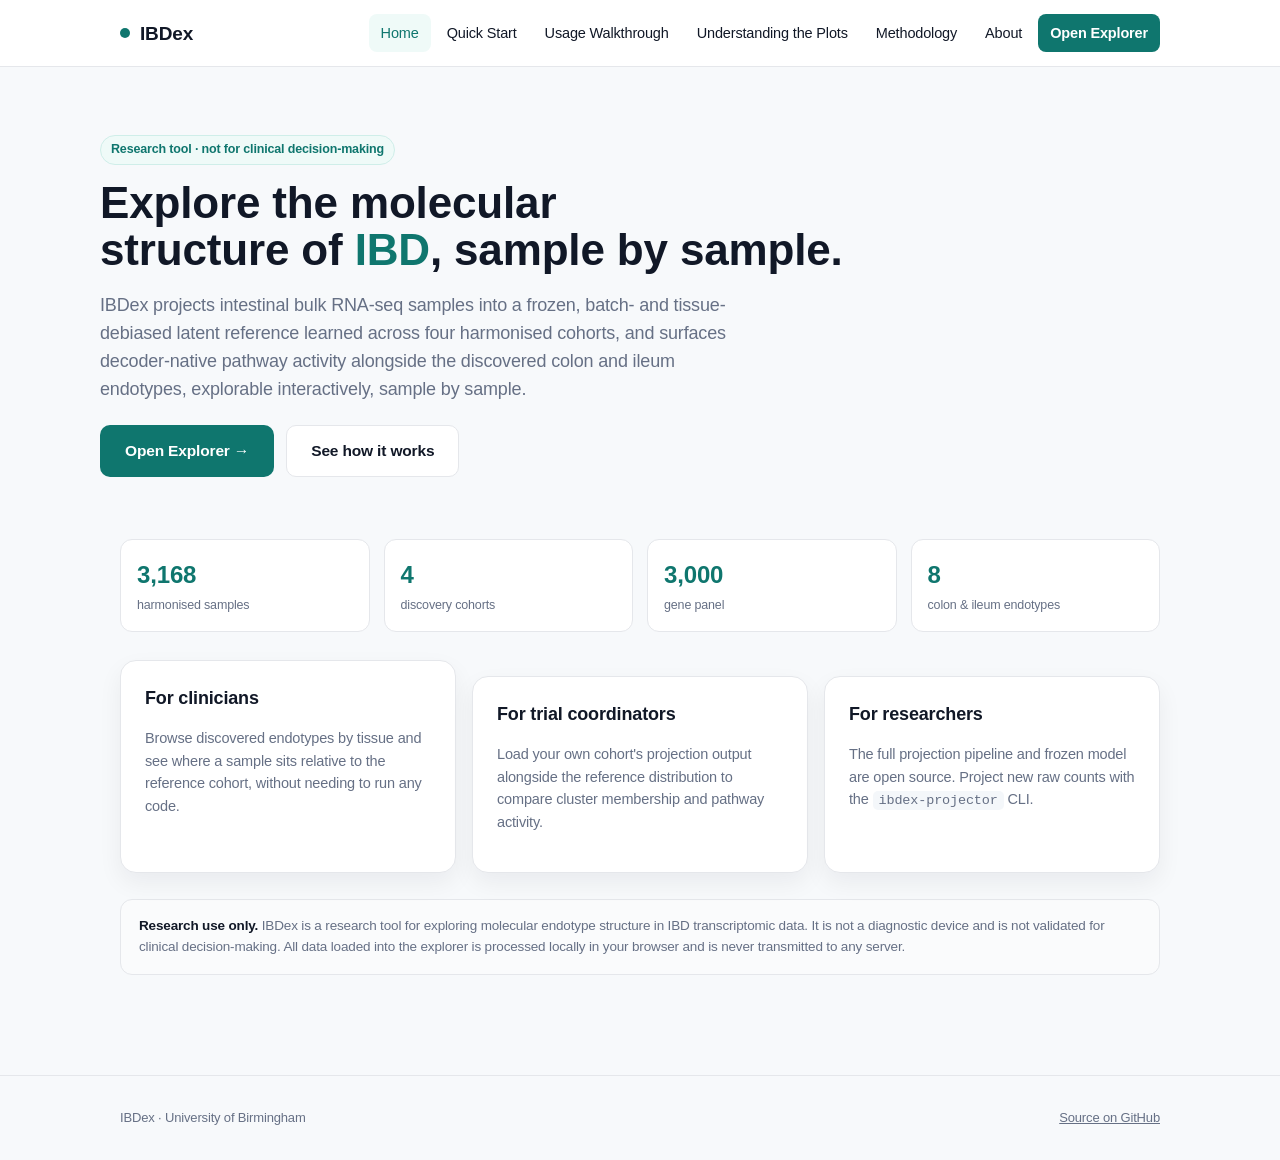
<file: index.html>
<!doctype html>
<html lang="en">
<head>
<script async src="https://www.googletagmanager.com/gtag/js?id=G-97941J4FBQ"></script>
<script>
  window.dataLayer = window.dataLayer || [];
  function gtag(){dataLayer.push(arguments);}
  gtag("js", new Date());
  gtag("config", "G-97941J4FBQ");
</script>

<meta charset="utf-8" />
<meta name="viewport" content="width=device-width, initial-scale=1" />
<title>IBDex: IBD Molecular Endotype Explorer</title>
<meta name="description" content="IBDex projects intestinal RNA-seq samples into a frozen latent reference and surfaces pathway activity and molecular endotype structure in inflammatory bowel disease." />
<link rel="stylesheet" href="assets/site.css" />
</head>
<body>
<header class="site-header">
  <nav class="nav">
    <a class="brand" href="index.html"><span class="dot"></span> IBDex</a>
    <button class="nav-toggle" aria-label="Toggle menu" aria-expanded="false">
      <svg width="20" height="20" viewBox="0 0 20 20" fill="none"><path d="M3 5h14M3 10h14M3 15h14" stroke="currentColor" stroke-width="1.6" stroke-linecap="round"/></svg>
    </button>
    <div class="nav-links">
      <a href="index.html" class="active">Home</a>
      <a href="quickstart.html">Quick Start</a>
      <a href="usage.html">Usage Walkthrough</a>
      <a href="plots.html">Understanding the Plots</a>
      <a href="methodology.html">Methodology</a>
      <a href="about.html">About</a>
      <a href="explorer/IBDEX_refined.html" class="cta">Open Explorer</a>
    </div>
  </nav>
</header>

<main>
  <div class="wrap hero">
    <span class="pill">Research tool &middot; not for clinical decision-making</span>
    <h1>Explore the molecular<br class="brk"/> structure of <span class="accent">IBD</span>, sample by sample.</h1>
    <p class="lede">
      IBDex projects intestinal bulk RNA-seq samples into a frozen, batch- and
      tissue-debiased latent reference learned across four harmonised cohorts,
      and surfaces decoder-native pathway activity alongside the discovered
      colon and ileum endotypes, explorable interactively, sample by sample.
    </p>
    <div class="cta-row">
      <a class="btn btn-primary" href="explorer/IBDEX_refined.html">Open Explorer &rarr;</a>
      <a class="btn btn-ghost" href="quickstart.html">See how it works</a>
    </div>
  </div>

  <div class="wrap">
    <div class="stats">
      <div class="stat"><div class="n">3,168</div><div class="l">harmonised samples</div></div>
      <div class="stat"><div class="n">4</div><div class="l">discovery cohorts</div></div>
      <div class="stat"><div class="n">3,000</div><div class="l">gene panel</div></div>
      <div class="stat"><div class="n">8</div><div class="l">colon &amp; ileum endotypes</div></div>
    </div>
  </div>

  <div class="wrap">
    <div class="grid-3">
      <div class="card">
        <h3>For clinicians</h3>
        <p style="color:var(--muted);font-size:14.5px">
          Browse discovered endotypes by tissue and see where a sample sits
          relative to the reference cohort, without needing to run any code.
        </p>
      </div>
      <div class="card">
        <h3>For trial coordinators</h3>
        <p style="color:var(--muted);font-size:14.5px">
          Load your own cohort's projection output alongside the reference
          distribution to compare cluster membership and pathway activity.
        </p>
      </div>
      <div class="card">
        <h3>For researchers</h3>
        <p style="color:var(--muted);font-size:14.5px">
          The full projection pipeline and frozen model are open source.
          Project new raw counts with the <code>ibdex-projector</code> CLI.
        </p>
      </div>
    </div>
  </div>

  <div class="wrap">
    <div class="disclaimer">
      <strong>Research use only.</strong> IBDex is a research tool for exploring
      molecular endotype structure in IBD transcriptomic data. It is not a
      diagnostic device and is not validated for clinical decision-making.
      All data loaded into the explorer is processed locally in your browser
      and is never transmitted to any server.
    </div>
  </div>
</main>

<footer class="site-footer">
  <div class="wrap">
    <span>IBDex &middot; University of Birmingham</span>
    <span><a href="https://github.com/ajithak9945/IBDEX_Package">Source on GitHub</a></span>
  </div>
</footer>
<script src="assets/nav.js"></script>
</body>
</html>
</file>
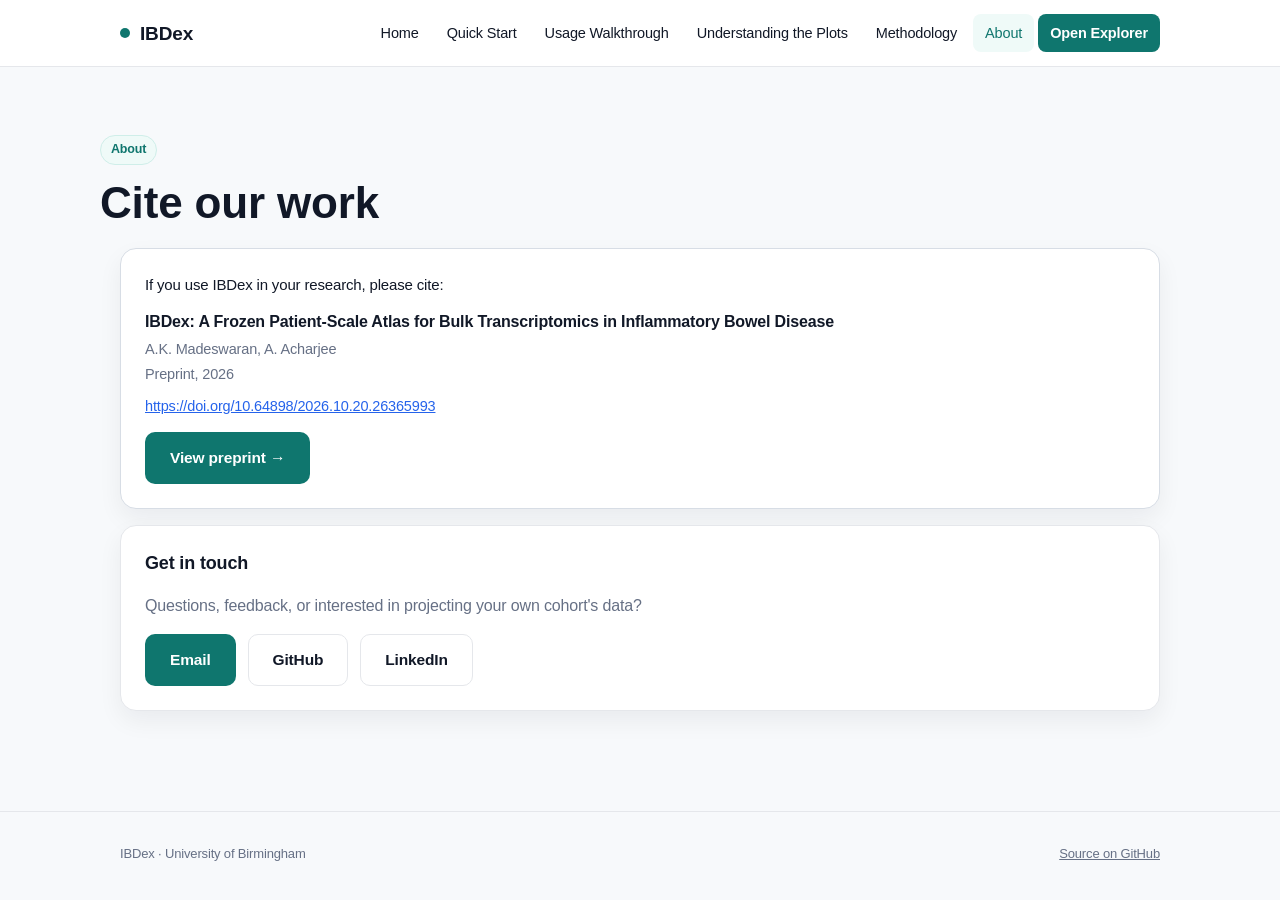
<file: about.html>
<!doctype html>
<html lang="en">
<head>
<script async src="https://www.googletagmanager.com/gtag/js?id=G-97941J4FBQ"></script>
<script>
  window.dataLayer = window.dataLayer || [];
  function gtag(){dataLayer.push(arguments);}
  gtag("js", new Date());
  gtag("config", "G-97941J4FBQ");
</script>

<meta charset="utf-8" />
<meta name="viewport" content="width=device-width, initial-scale=1" />
<title>About: IBDex</title>
<meta name="description" content="How to cite IBDex, and how to get in touch." />
<link rel="stylesheet" href="assets/site.css" />
</head>
<body>
<header class="site-header">
  <nav class="nav">
    <a class="brand" href="index.html"><span class="dot"></span> IBDex</a>
    <button class="nav-toggle" aria-label="Toggle menu" aria-expanded="false">
      <svg width="20" height="20" viewBox="0 0 20 20" fill="none"><path d="M3 5h14M3 10h14M3 15h14" stroke="currentColor" stroke-width="1.6" stroke-linecap="round"/></svg>
    </button>
    <div class="nav-links">
      <a href="index.html">Home</a>
      <a href="quickstart.html">Quick Start</a>
      <a href="usage.html">Usage Walkthrough</a>
      <a href="plots.html">Understanding the Plots</a>
      <a href="methodology.html">Methodology</a>
      <a href="about.html" class="active">About</a>
      <a href="explorer/IBDEX_refined.html" class="cta">Open Explorer</a>
    </div>
  </nav>
</header>

<main>
  <div class="wrap hero">
    <span class="pill">About</span>
    <h1>Cite our work</h1>
  </div>

  <div class="wrap">
    <div class="card" style="border-color:var(--line-2)">
      <p style="color:var(--ink);font-size:15px;margin:0 0 14px">
        If you use IBDex in your research, please cite:
      </p>
      <p style="color:var(--ink);font-size:16px;font-weight:700;margin:0 0 6px;line-height:1.35">
        IBDex: A Frozen Patient-Scale Atlas for Bulk Transcriptomics in Inflammatory Bowel Disease
      </p>
      <p style="color:var(--muted);font-size:14.5px;margin:0 0 2px">
        A.K. Madeswaran, A. Acharjee
      </p>
      <p style="color:var(--muted);font-size:14.5px;margin:0 0 10px">
        Preprint, 2026
      </p>
      <p style="color:var(--muted);font-size:14.5px;margin:0">
        <a href="https://doi.org/10.64898/2026.10.20.26365993" target="_blank" rel="noopener">
          https://doi.org/10.64898/2026.10.20.26365993
        </a>
      </p>
      <div class="cta-row" style="margin:14px 0 0">
        <a class="btn btn-primary" href="https://doi.org/10.64898/2026.10.20.26365993" target="_blank" rel="noopener">View preprint &rarr;</a>
      </div>
    </div>
    <div class="card">
      <h3>Get in touch</h3>
      <p style="color:var(--muted)">
        Questions, feedback, or interested in projecting your own cohort's data?
      </p>
      <div class="cta-row" style="margin:10px 0 0">
        <a class="btn btn-primary" href="mailto:ajithak9945@gmail.com">Email</a>
        <a class="btn btn-ghost" href="https://github.com/ajithak9945/IBDEX_Package">GitHub</a>
        <a class="btn btn-ghost" href="https://www.linkedin.com/in/ajithak9945">LinkedIn</a>
      </div>
    </div>
  </div>
</main>

<footer class="site-footer">
  <div class="wrap">
    <span>IBDex &middot; University of Birmingham</span>
    <span><a href="https://github.com/ajithak9945/IBDEX_Package">Source on GitHub</a></span>
  </div>
</footer>
<script src="assets/nav.js"></script>
</body>
</html>
</file>
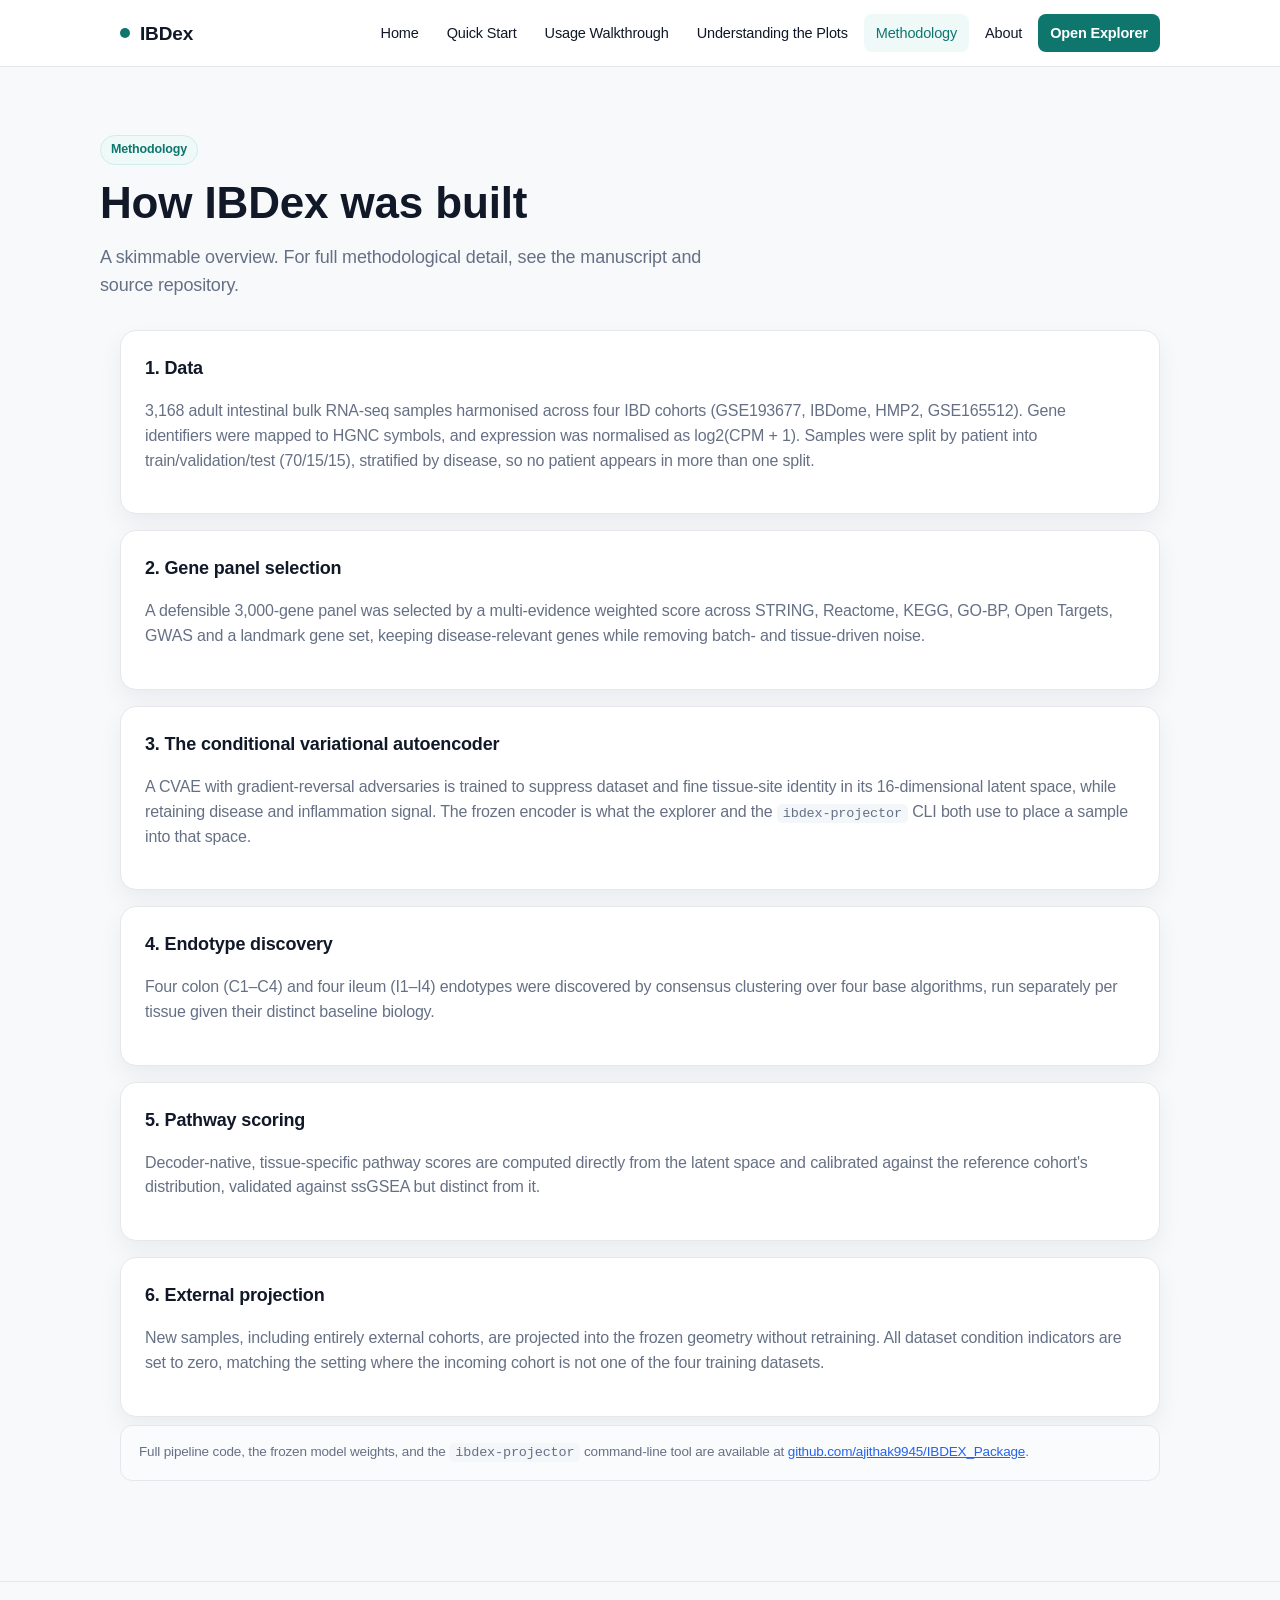
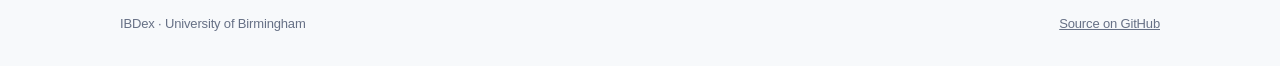
<file: methodology.html>
<!doctype html>
<html lang="en">
<head>
<script async src="https://www.googletagmanager.com/gtag/js?id=G-97941J4FBQ"></script>
<script>
  window.dataLayer = window.dataLayer || [];
  function gtag(){dataLayer.push(arguments);}
  gtag("js", new Date());
  gtag("config", "G-97941J4FBQ");
</script>

<meta charset="utf-8" />
<meta name="viewport" content="width=device-width, initial-scale=1" />
<title>Methodology: IBDex</title>
<meta name="description" content="A condensed overview of the IBDex pipeline: panel selection, the conditional VAE, endotype discovery, and external projection." />
<link rel="stylesheet" href="assets/site.css" />
</head>
<body>
<header class="site-header">
  <nav class="nav">
    <a class="brand" href="index.html"><span class="dot"></span> IBDex</a>
    <button class="nav-toggle" aria-label="Toggle menu" aria-expanded="false">
      <svg width="20" height="20" viewBox="0 0 20 20" fill="none"><path d="M3 5h14M3 10h14M3 15h14" stroke="currentColor" stroke-width="1.6" stroke-linecap="round"/></svg>
    </button>
    <div class="nav-links">
      <a href="index.html">Home</a>
      <a href="quickstart.html">Quick Start</a>
      <a href="usage.html">Usage Walkthrough</a>
      <a href="plots.html">Understanding the Plots</a>
      <a href="methodology.html" class="active">Methodology</a>
      <a href="about.html">About</a>
      <a href="explorer/IBDEX_refined.html" class="cta">Open Explorer</a>
    </div>
  </nav>
</header>

<main>
  <div class="wrap hero">
    <span class="pill">Methodology</span>
    <h1>How IBDex was built</h1>
    <p class="lede">A skimmable overview. For full methodological detail, see the manuscript and source repository.</p>
  </div>

  <div class="wrap">
    <div class="card">
      <h3>1. Data</h3>
      <p style="color:var(--muted)">
        3,168 adult intestinal bulk RNA-seq samples harmonised across four IBD
        cohorts (GSE193677, IBDome, HMP2, GSE165512). Gene identifiers were
        mapped to HGNC symbols, and expression was normalised as log2(CPM&nbsp;+&nbsp;1).
        Samples were split by patient into train/validation/test (70/15/15),
        stratified by disease, so no patient appears in more than one split.
      </p>
    </div>
    <div class="card">
      <h3>2. Gene panel selection</h3>
      <p style="color:var(--muted)">
        A defensible 3,000-gene panel was selected by a multi-evidence weighted
        score across STRING, Reactome, KEGG, GO-BP, Open Targets, GWAS and a
        landmark gene set, keeping disease-relevant genes while removing
        batch- and tissue-driven noise.
      </p>
    </div>
    <div class="card">
      <h3>3. The conditional variational autoencoder</h3>
      <p style="color:var(--muted)">
        A CVAE with gradient-reversal adversaries is trained to suppress dataset
        and fine tissue-site identity in its 16-dimensional latent space, while
        retaining disease and inflammation signal. The frozen encoder is what
        the explorer and the <code>ibdex-projector</code> CLI both use to place
        a sample into that space.
      </p>
    </div>
    <div class="card">
      <h3>4. Endotype discovery</h3>
      <p style="color:var(--muted)">
        Four colon (C1&ndash;C4) and four ileum (I1&ndash;I4) endotypes were discovered
        by consensus clustering over four base algorithms, run separately per
        tissue given their distinct baseline biology.
      </p>
    </div>
    <div class="card">
      <h3>5. Pathway scoring</h3>
      <p style="color:var(--muted)">
        Decoder-native, tissue-specific pathway scores are computed directly
        from the latent space and calibrated against the reference cohort's
        distribution, validated against ssGSEA but distinct from it.
      </p>
    </div>
    <div class="card">
      <h3>6. External projection</h3>
      <p style="color:var(--muted)">
        New samples, including entirely external cohorts, are projected
        into the frozen geometry without retraining. All dataset condition
        indicators are set to zero, matching the setting where the incoming
        cohort is not one of the four training datasets.
      </p>
    </div>

    <div class="disclaimer" style="margin-top:8px">
      Full pipeline code, the frozen model weights, and the <code>ibdex-projector</code>
      command-line tool are available at
      <a href="https://github.com/ajithak9945/IBDEX_Package">github.com/ajithak9945/IBDEX_Package</a>.
    </div>
  </div>
</main>

<footer class="site-footer">
  <div class="wrap">
    <span>IBDex &middot; University of Birmingham</span>
    <span><a href="https://github.com/ajithak9945/IBDEX_Package">Source on GitHub</a></span>
  </div>
</footer>
<script src="assets/nav.js"></script>
</body>
</html>
</file>
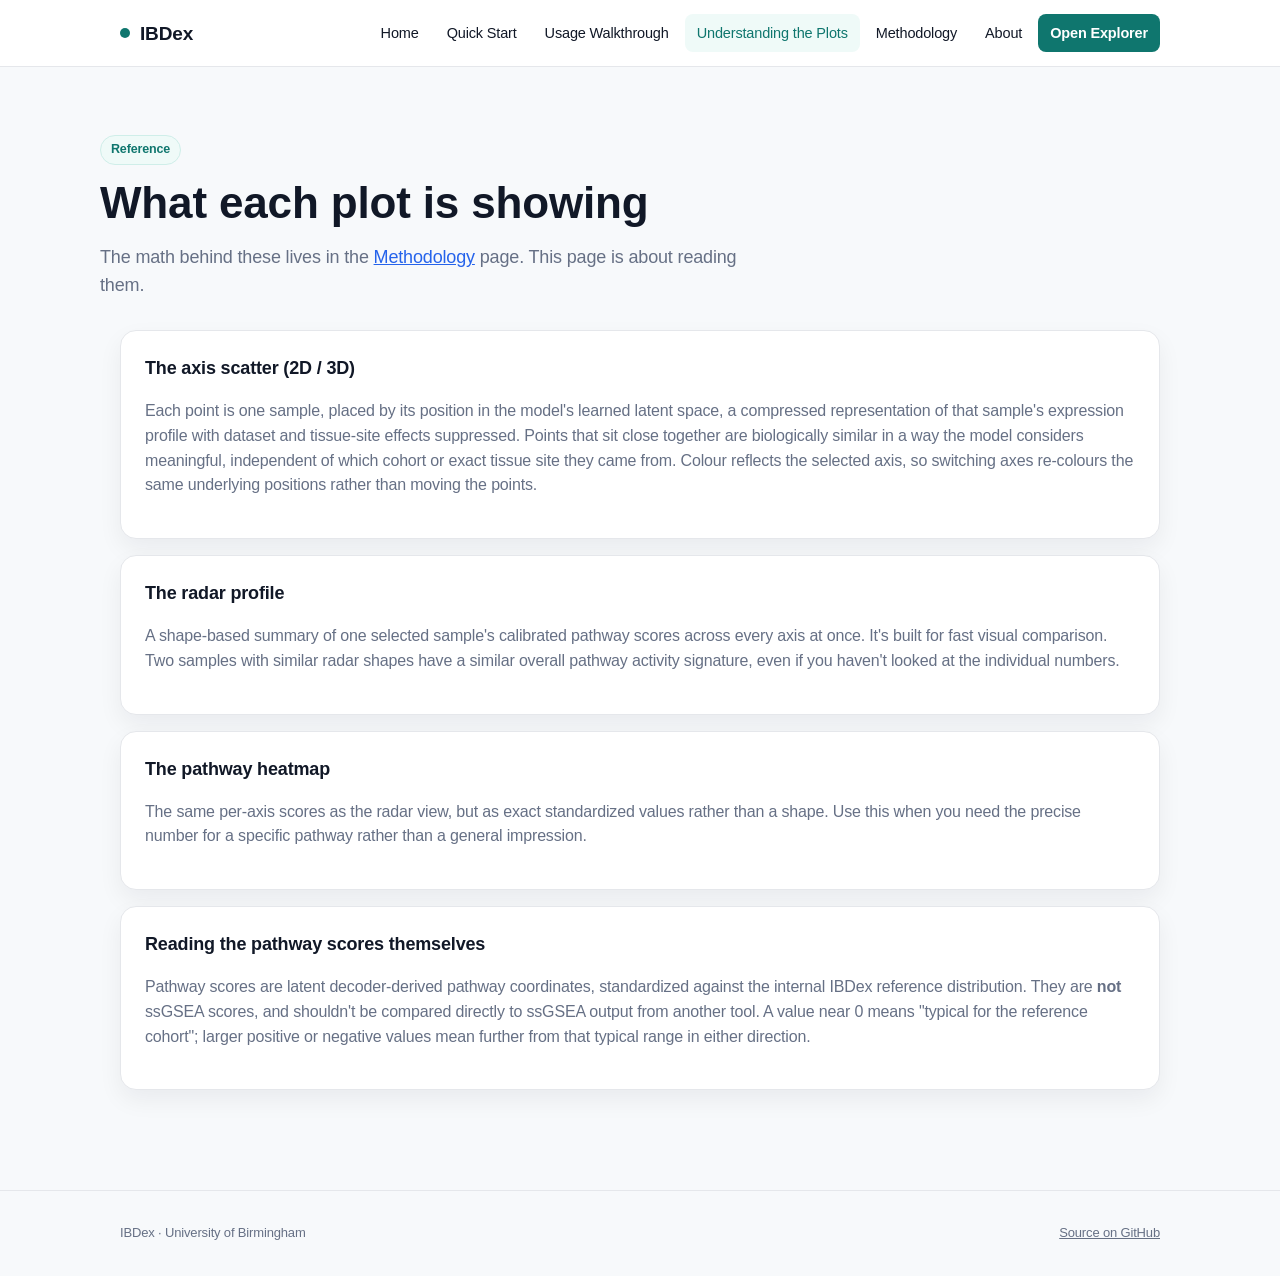
<file: plots.html>
<!doctype html>
<html lang="en">
<head>
<script async src="https://www.googletagmanager.com/gtag/js?id=G-97941J4FBQ"></script>
<script>
  window.dataLayer = window.dataLayer || [];
  function gtag(){dataLayer.push(arguments);}
  gtag("js", new Date());
  gtag("config", "G-97941J4FBQ");
</script>

<meta charset="utf-8" />
<meta name="viewport" content="width=device-width, initial-scale=1" />
<title>Understanding the Plots: IBDex</title>
<meta name="description" content="What each visualization in the IBDex explorer shows and how to read it." />
<link rel="stylesheet" href="assets/site.css" />
</head>
<body>
<header class="site-header">
  <nav class="nav">
    <a class="brand" href="index.html"><span class="dot"></span> IBDex</a>
    <button class="nav-toggle" aria-label="Toggle menu" aria-expanded="false">
      <svg width="20" height="20" viewBox="0 0 20 20" fill="none"><path d="M3 5h14M3 10h14M3 15h14" stroke="currentColor" stroke-width="1.6" stroke-linecap="round"/></svg>
    </button>
    <div class="nav-links">
      <a href="index.html">Home</a>
      <a href="quickstart.html">Quick Start</a>
      <a href="usage.html">Usage Walkthrough</a>
      <a href="plots.html" class="active">Understanding the Plots</a>
      <a href="methodology.html">Methodology</a>
      <a href="about.html">About</a>
      <a href="explorer/IBDEX_refined.html" class="cta">Open Explorer</a>
    </div>
  </nav>
</header>

<main>
  <div class="wrap hero">
    <span class="pill">Reference</span>
    <h1>What each plot is showing</h1>
    <p class="lede">The math behind these lives in the <a href="methodology.html">Methodology</a> page. This page is about reading them.</p>
  </div>

  <div class="wrap">
    <div class="card">
      <h3>The axis scatter (2D / 3D)</h3>
      <p style="color:var(--muted)">
        Each point is one sample, placed by its position in the model's learned
        latent space, a compressed representation of that sample's expression
        profile with dataset and tissue-site effects suppressed. Points that sit
        close together are biologically similar in a way the model considers
        meaningful, independent of which cohort or exact tissue site they came from.
        Colour reflects the selected axis, so switching axes re-colours the same
        underlying positions rather than moving the points.
      </p>
    </div>
    <div class="card">
      <h3>The radar profile</h3>
      <p style="color:var(--muted)">
        A shape-based summary of one selected sample's calibrated pathway scores
        across every axis at once. It's built for fast visual comparison.
        Two samples with similar radar shapes have a similar overall pathway
        activity signature, even if you haven't looked at the individual numbers.
      </p>
    </div>
    <div class="card">
      <h3>The pathway heatmap</h3>
      <p style="color:var(--muted)">
        The same per-axis scores as the radar view, but as exact standardized
        values rather than a shape. Use this when you need the precise number
        for a specific pathway rather than a general impression.
      </p>
    </div>
    <div class="card">
      <h3>Reading the pathway scores themselves</h3>
      <p style="color:var(--muted)">
        Pathway scores are latent decoder-derived pathway coordinates,
        standardized against the internal IBDex reference distribution.
        They are <strong>not</strong> ssGSEA scores, and shouldn't be compared
        directly to ssGSEA output from another tool. A value near 0 means
        "typical for the reference cohort"; larger positive or negative values
        mean further from that typical range in either direction.
      </p>
    </div>
  </div>
</main>

<footer class="site-footer">
  <div class="wrap">
    <span>IBDex &middot; University of Birmingham</span>
    <span><a href="https://github.com/ajithak9945/IBDEX_Package">Source on GitHub</a></span>
  </div>
</footer>
<script src="assets/nav.js"></script>
</body>
</html>
</file>
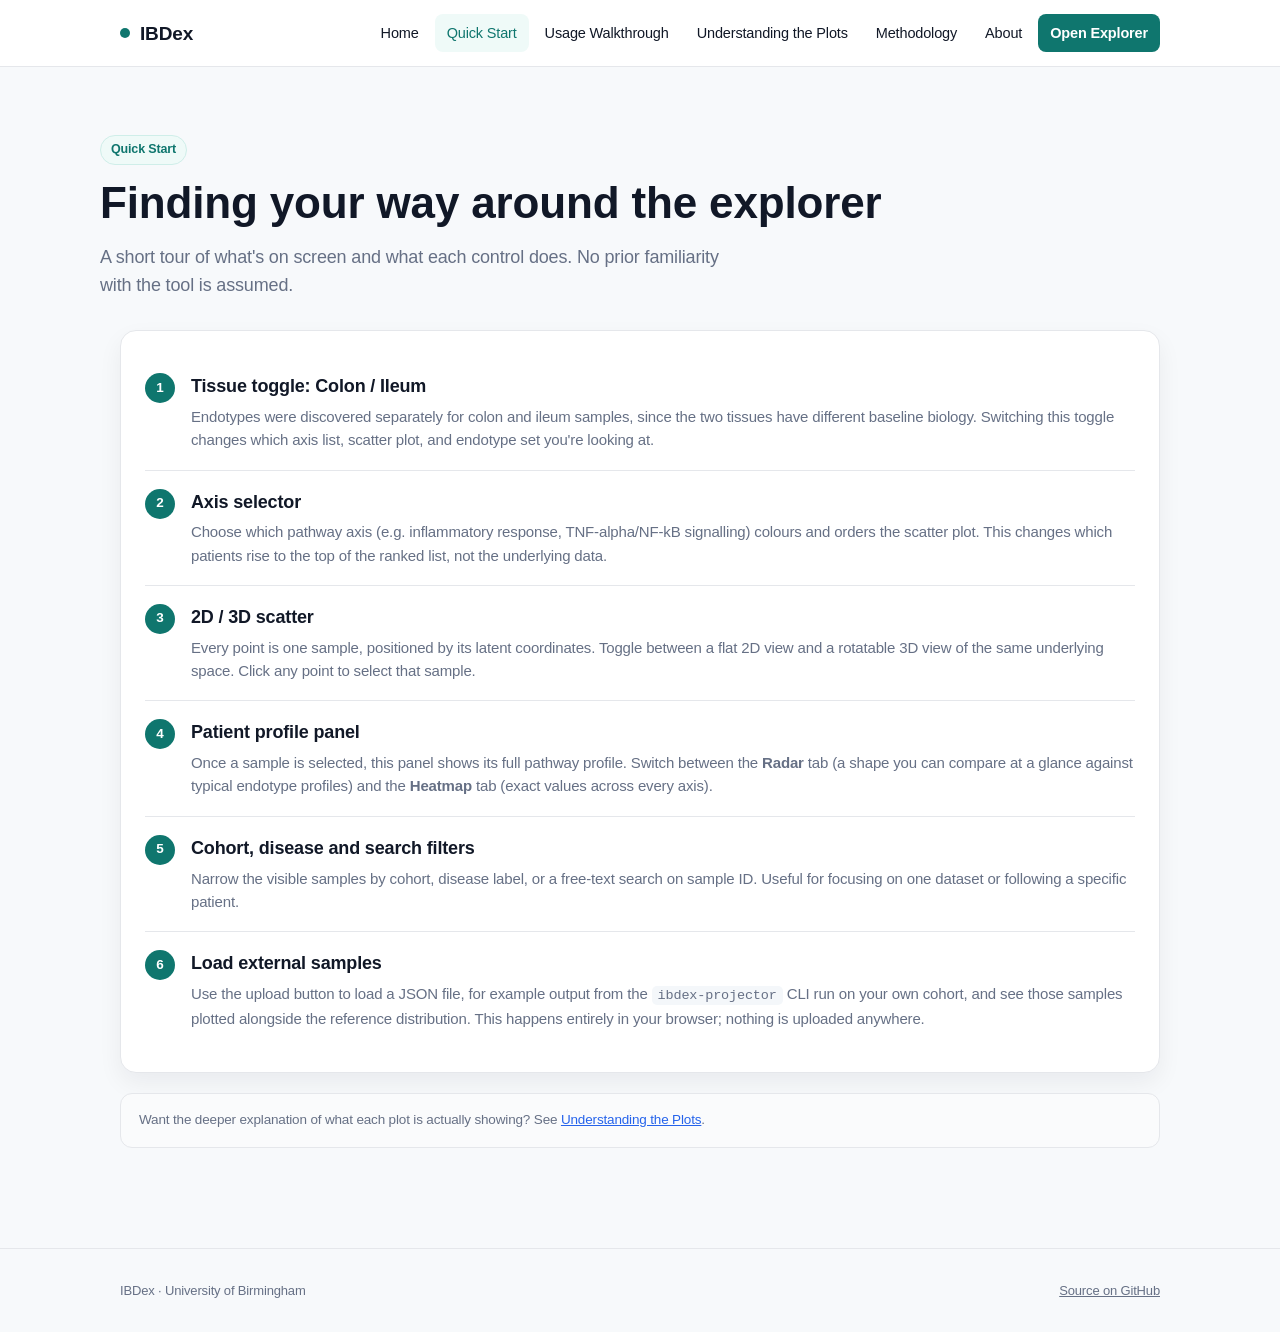
<file: quickstart.html>
<!doctype html>
<html lang="en">
<head>
<script async src="https://www.googletagmanager.com/gtag/js?id=G-97941J4FBQ"></script>
<script>
  window.dataLayer = window.dataLayer || [];
  function gtag(){dataLayer.push(arguments);}
  gtag("js", new Date());
  gtag("config", "G-97941J4FBQ");
</script>

<meta charset="utf-8" />
<meta name="viewport" content="width=device-width, initial-scale=1" />
<title>Quick Start: IBDex</title>
<meta name="description" content="An annotated tour of the IBDex explorer's controls." />
<link rel="stylesheet" href="assets/site.css" />
</head>
<body>
<header class="site-header">
  <nav class="nav">
    <a class="brand" href="index.html"><span class="dot"></span> IBDex</a>
    <button class="nav-toggle" aria-label="Toggle menu" aria-expanded="false">
      <svg width="20" height="20" viewBox="0 0 20 20" fill="none"><path d="M3 5h14M3 10h14M3 15h14" stroke="currentColor" stroke-width="1.6" stroke-linecap="round"/></svg>
    </button>
    <div class="nav-links">
      <a href="index.html">Home</a>
      <a href="quickstart.html" class="active">Quick Start</a>
      <a href="usage.html">Usage Walkthrough</a>
      <a href="plots.html">Understanding the Plots</a>
      <a href="methodology.html">Methodology</a>
      <a href="about.html">About</a>
      <a href="explorer/IBDEX_refined.html" class="cta">Open Explorer</a>
    </div>
  </nav>
</header>

<main>
  <div class="wrap hero">
    <span class="pill">Quick Start</span>
    <h1>Finding your way around the explorer</h1>
    <p class="lede">A short tour of what's on screen and what each control does. No prior familiarity with the tool is assumed.</p>
  </div>

  <div class="wrap">
    <div class="card">
      <div class="step">
        <div class="num">1</div>
        <div class="body">
          <h3>Tissue toggle: Colon / Ileum</h3>
          <p>Endotypes were discovered separately for colon and ileum samples, since the two tissues have different baseline biology. Switching this toggle changes which axis list, scatter plot, and endotype set you're looking at.</p>
        </div>
      </div>
      <div class="step">
        <div class="num">2</div>
        <div class="body">
          <h3>Axis selector</h3>
          <p>Choose which pathway axis (e.g. inflammatory response, TNF-alpha/NF-kB signalling) colours and orders the scatter plot. This changes which patients rise to the top of the ranked list, not the underlying data.</p>
        </div>
      </div>
      <div class="step">
        <div class="num">3</div>
        <div class="body">
          <h3>2D / 3D scatter</h3>
          <p>Every point is one sample, positioned by its latent coordinates. Toggle between a flat 2D view and a rotatable 3D view of the same underlying space. Click any point to select that sample.</p>
        </div>
      </div>
      <div class="step">
        <div class="num">4</div>
        <div class="body">
          <h3>Patient profile panel</h3>
          <p>Once a sample is selected, this panel shows its full pathway profile. Switch between the <strong>Radar</strong> tab (a shape you can compare at a glance against typical endotype profiles) and the <strong>Heatmap</strong> tab (exact values across every axis).</p>
        </div>
      </div>
      <div class="step">
        <div class="num">5</div>
        <div class="body">
          <h3>Cohort, disease and search filters</h3>
          <p>Narrow the visible samples by cohort, disease label, or a free-text search on sample ID. Useful for focusing on one dataset or following a specific patient.</p>
        </div>
      </div>
      <div class="step">
        <div class="num">6</div>
        <div class="body">
          <h3>Load external samples</h3>
          <p>Use the upload button to load a JSON file, for example output from the <code>ibdex-projector</code> CLI run on your own cohort, and see those samples plotted alongside the reference distribution. This happens entirely in your browser; nothing is uploaded anywhere.</p>
        </div>
      </div>
    </div>

    <div class="disclaimer" style="margin-top:20px">
      Want the deeper explanation of what each plot is actually showing?
      See <a href="plots.html">Understanding the Plots</a>.
    </div>
  </div>
</main>

<footer class="site-footer">
  <div class="wrap">
    <span>IBDex &middot; University of Birmingham</span>
    <span><a href="https://github.com/ajithak9945/IBDEX_Package">Source on GitHub</a></span>
  </div>
</footer>
<script src="assets/nav.js"></script>
</body>
</html>
</file>
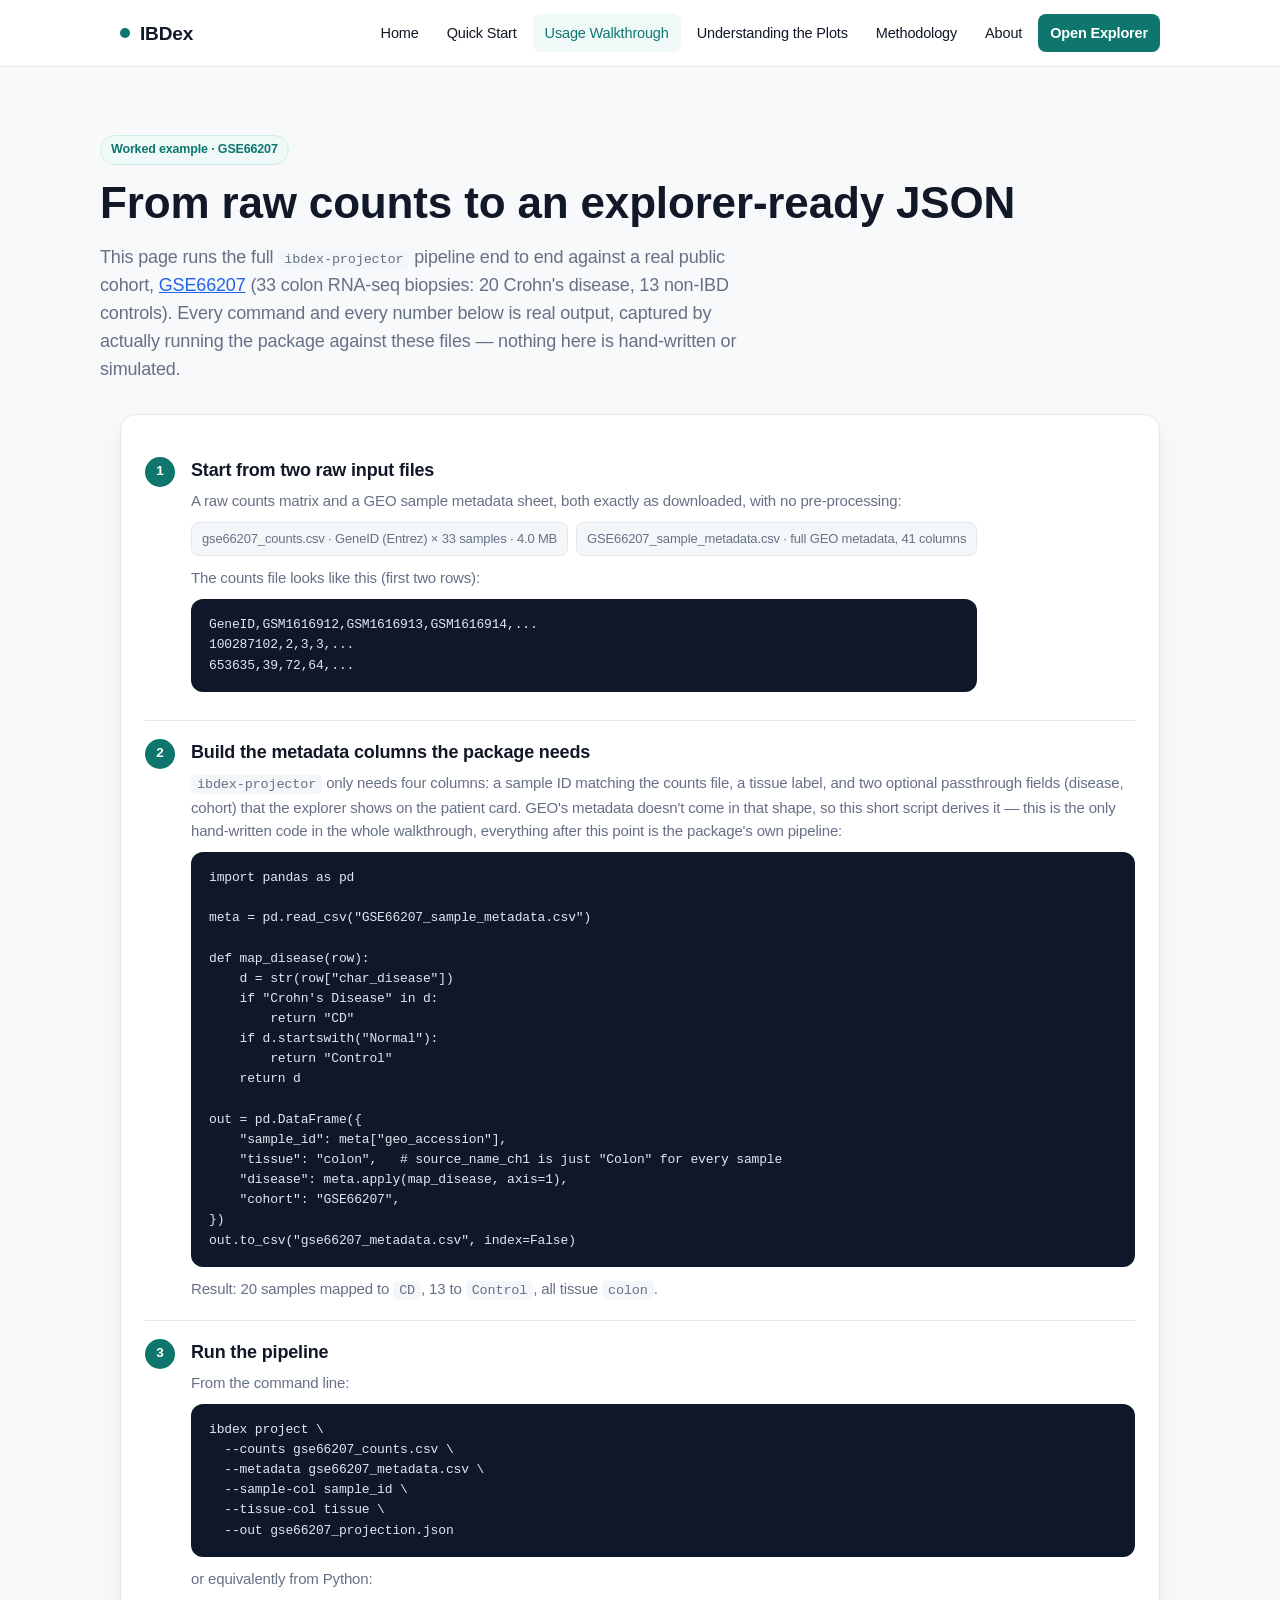
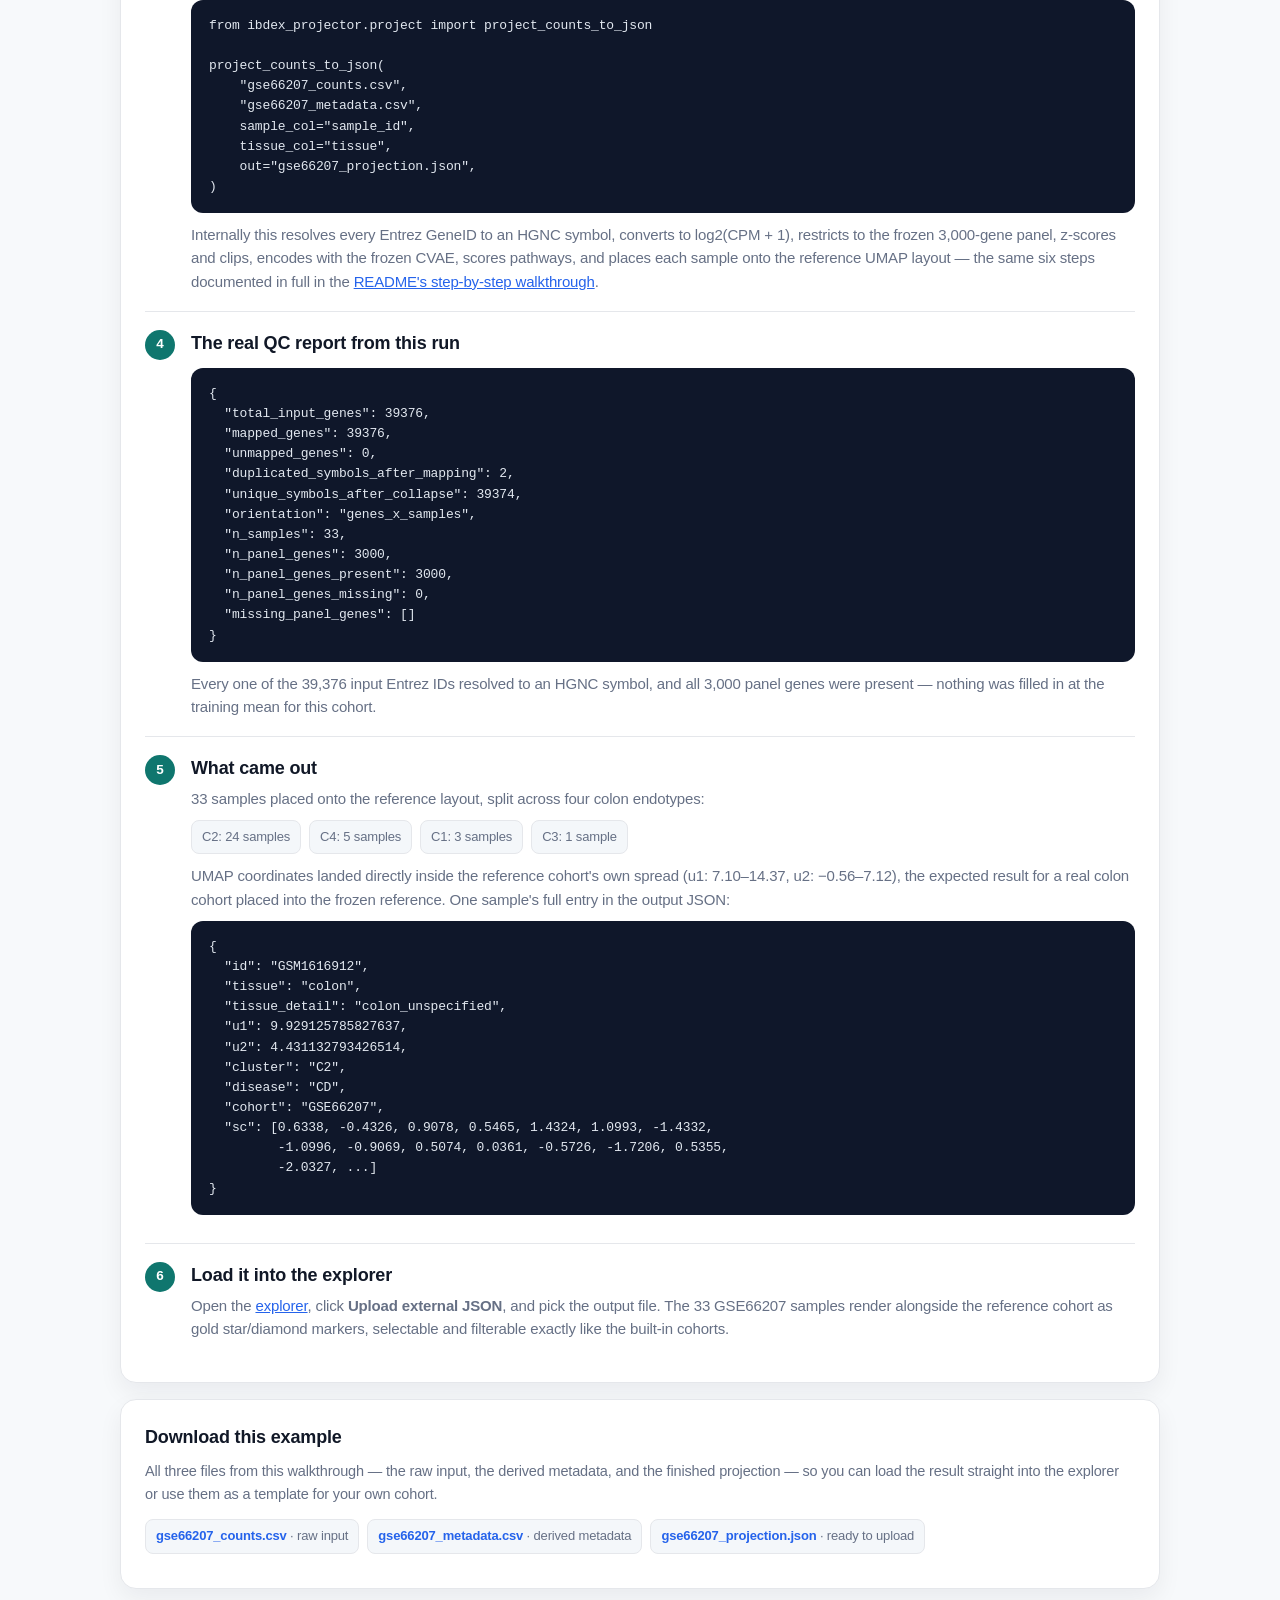
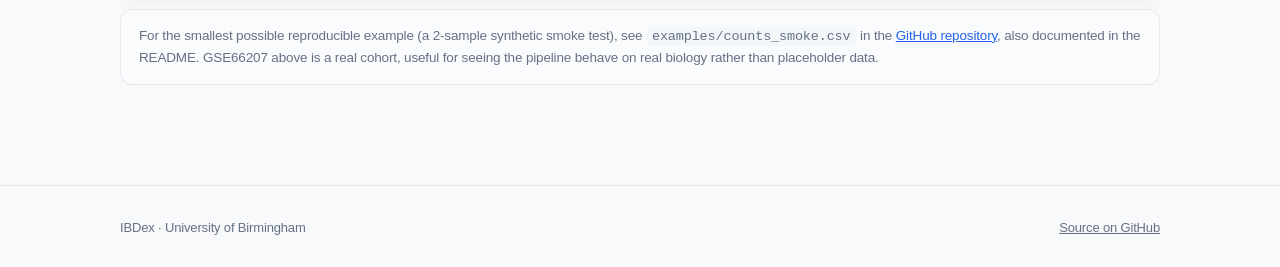
<file: usage.html>
<!doctype html>
<html lang="en">
<head>
<script async src="https://www.googletagmanager.com/gtag/js?id=G-97941J4FBQ"></script>
<script>
  window.dataLayer = window.dataLayer || [];
  function gtag(){dataLayer.push(arguments);}
  gtag("js", new Date());
  gtag("config", "G-97941J4FBQ");
</script>

<meta charset="utf-8" />
<meta name="viewport" content="width=device-width, initial-scale=1" />
<title>Usage Walkthrough: IBDex</title>
<meta name="description" content="A real, end-to-end run of the ibdex-projector pipeline from raw RNA-seq counts to an explorer-ready JSON, using the public GSE66207 colon cohort as a worked example." />
<link rel="stylesheet" href="assets/site.css" />
</head>
<body>
<header class="site-header">
  <nav class="nav">
    <a class="brand" href="index.html"><span class="dot"></span> IBDex</a>
    <button class="nav-toggle" aria-label="Toggle menu" aria-expanded="false">
      <svg width="20" height="20" viewBox="0 0 20 20" fill="none"><path d="M3 5h14M3 10h14M3 15h14" stroke="currentColor" stroke-width="1.6" stroke-linecap="round"/></svg>
    </button>
    <div class="nav-links">
      <a href="index.html">Home</a>
      <a href="quickstart.html">Quick Start</a>
      <a href="usage.html" class="active">Usage Walkthrough</a>
      <a href="plots.html">Understanding the Plots</a>
      <a href="methodology.html">Methodology</a>
      <a href="about.html">About</a>
      <a href="explorer/IBDEX_refined.html" class="cta">Open Explorer</a>
    </div>
  </nav>
</header>

<main>
  <div class="wrap hero">
    <span class="pill">Worked example &middot; GSE66207</span>
    <h1>From raw counts to an explorer-ready JSON</h1>
    <p class="lede">
      This page runs the full <code>ibdex-projector</code> pipeline end to end against a
      real public cohort, <a href="https://www.ncbi.nlm.nih.gov/geo/query/acc.cgi?acc=GSE66207" target="_blank" rel="noopener">GSE66207</a>
      (33 colon RNA-seq biopsies: 20 Crohn's disease, 13 non-IBD controls). Every command and
      every number below is real output, captured by actually running the package against these
      files &mdash; nothing here is hand-written or simulated.
    </p>
  </div>

  <div class="wrap">
    <div class="card">
      <div class="step">
        <div class="num">1</div>
        <div class="body">
          <h3>Start from two raw input files</h3>
          <p>
            A raw counts matrix and a GEO sample metadata sheet, both exactly as downloaded, with
            no pre-processing:
          </p>
          <div class="kv">
            <span>gse66207_counts.csv &middot; GeneID (Entrez) &times; 33 samples &middot; 4.0 MB</span>
            <span>GSE66207_sample_metadata.csv &middot; full GEO metadata, 41 columns</span>
          </div>
          <p>The counts file looks like this (first two rows):</p>
<pre>GeneID,GSM1616912,GSM1616913,GSM1616914,...
100287102,2,3,3,...
653635,39,72,64,...</pre>
        </div>
      </div>

      <div class="step">
        <div class="num">2</div>
        <div class="body">
          <h3>Build the metadata columns the package needs</h3>
          <p>
            <code>ibdex-projector</code> only needs four columns: a sample ID matching the counts
            file, a tissue label, and two optional passthrough fields (disease, cohort) that the
            explorer shows on the patient card. GEO's metadata doesn't come in that shape, so this
            short script derives it &mdash; this is the only hand-written code in the whole
            walkthrough, everything after this point is the package's own pipeline:
          </p>
<pre>import pandas as pd

meta = pd.read_csv("GSE66207_sample_metadata.csv")

def map_disease(row):
    d = str(row["char_disease"])
    if "Crohn's Disease" in d:
        return "CD"
    if d.startswith("Normal"):
        return "Control"
    return d

out = pd.DataFrame({
    "sample_id": meta["geo_accession"],
    "tissue": "colon",   # source_name_ch1 is just "Colon" for every sample
    "disease": meta.apply(map_disease, axis=1),
    "cohort": "GSE66207",
})
out.to_csv("gse66207_metadata.csv", index=False)</pre>
          <p>Result: 20 samples mapped to <code>CD</code>, 13 to <code>Control</code>, all tissue <code>colon</code>.</p>
        </div>
      </div>

      <div class="step">
        <div class="num">3</div>
        <div class="body">
          <h3>Run the pipeline</h3>
          <p>From the command line:</p>
<pre>ibdex project \
  --counts gse66207_counts.csv \
  --metadata gse66207_metadata.csv \
  --sample-col sample_id \
  --tissue-col tissue \
  --out gse66207_projection.json</pre>
          <p>or equivalently from Python:</p>
<pre>from ibdex_projector.project import project_counts_to_json

project_counts_to_json(
    "gse66207_counts.csv",
    "gse66207_metadata.csv",
    sample_col="sample_id",
    tissue_col="tissue",
    out="gse66207_projection.json",
)</pre>
          <p>
            Internally this resolves every Entrez GeneID to an HGNC symbol, converts to
            log2(CPM&nbsp;+&nbsp;1), restricts to the frozen 3,000-gene panel, z-scores and clips,
            encodes with the frozen CVAE, scores pathways, and places each sample onto the
            reference UMAP layout &mdash; the same six steps documented in full in the
            <a href="https://github.com/ajithak9945/IBDEX_Package#step-by-step-walkthrough" target="_blank" rel="noopener">README's step-by-step walkthrough</a>.
          </p>
        </div>
      </div>

      <div class="step">
        <div class="num">4</div>
        <div class="body">
          <h3>The real QC report from this run</h3>
<pre>{
  "total_input_genes": 39376,
  "mapped_genes": 39376,
  "unmapped_genes": 0,
  "duplicated_symbols_after_mapping": 2,
  "unique_symbols_after_collapse": 39374,
  "orientation": "genes_x_samples",
  "n_samples": 33,
  "n_panel_genes": 3000,
  "n_panel_genes_present": 3000,
  "n_panel_genes_missing": 0,
  "missing_panel_genes": []
}</pre>
          <p>
            Every one of the 39,376 input Entrez IDs resolved to an HGNC symbol, and all 3,000
            panel genes were present &mdash; nothing was filled in at the training mean for this
            cohort.
          </p>
        </div>
      </div>

      <div class="step">
        <div class="num">5</div>
        <div class="body">
          <h3>What came out</h3>
          <p>33 samples placed onto the reference layout, split across four colon endotypes:</p>
          <div class="kv">
            <span>C2: 24 samples</span>
            <span>C4: 5 samples</span>
            <span>C1: 3 samples</span>
            <span>C3: 1 sample</span>
          </div>
          <p>UMAP coordinates landed directly inside the reference cohort's own spread (u1: 7.10&ndash;14.37, u2: &minus;0.56&ndash;7.12), the expected result for a real colon cohort placed into the frozen reference. One sample's full entry in the output JSON:</p>
<pre>{
  "id": "GSM1616912",
  "tissue": "colon",
  "tissue_detail": "colon_unspecified",
  "u1": 9.929125785827637,
  "u2": 4.431132793426514,
  "cluster": "C2",
  "disease": "CD",
  "cohort": "GSE66207",
  "sc": [0.6338, -0.4326, 0.9078, 0.5465, 1.4324, 1.0993, -1.4332,
         -1.0996, -0.9069, 0.5074, 0.0361, -0.5726, -1.7206, 0.5355,
         -2.0327, ...]
}</pre>
        </div>
      </div>

      <div class="step">
        <div class="num">6</div>
        <div class="body">
          <h3>Load it into the explorer</h3>
          <p>
            Open the <a href="explorer/IBDEX_refined.html">explorer</a>, click
            <strong>Upload external JSON</strong>, and pick the output file. The 33 GSE66207
            samples render alongside the reference cohort as gold star/diamond markers,
            selectable and filterable exactly like the built-in cohorts.
          </p>
        </div>
      </div>
    </div>

    <div class="card" style="margin-top:16px">
      <h3>Download this example</h3>
      <p style="color:var(--muted);font-size:14.5px;margin-top:0">
        All three files from this walkthrough &mdash; the raw input, the derived metadata, and the
        finished projection &mdash; so you can load the result straight into the explorer or use
        them as a template for your own cohort.
      </p>
      <div class="kv">
        <span><a href="examples/gse66207/gse66207_counts.csv" download>gse66207_counts.csv</a> &middot; raw input</span>
        <span><a href="examples/gse66207/gse66207_metadata.csv" download>gse66207_metadata.csv</a> &middot; derived metadata</span>
        <span><a href="examples/gse66207/gse66207_projection.json" download>gse66207_projection.json</a> &middot; ready to upload</span>
      </div>
    </div>

    <div class="disclaimer" style="margin-top:20px">
      For the smallest possible reproducible example (a 2-sample synthetic smoke test), see
      <code>examples/counts_smoke.csv</code> in the <a href="https://github.com/ajithak9945/IBDEX_Package">GitHub repository</a>,
      also documented in the README. GSE66207 above is a real cohort, useful for seeing the
      pipeline behave on real biology rather than placeholder data.
    </div>
  </div>
</main>

<footer class="site-footer">
  <div class="wrap">
    <span>IBDex &middot; University of Birmingham</span>
    <span><a href="https://github.com/ajithak9945/IBDEX_Package">Source on GitHub</a></span>
  </div>
</footer>
<script src="assets/nav.js"></script>
</body>
</html>
</file>
<file: assets/site.css>
/* IBDEX site shared styles */
:root{
  --bg:#f7f9fb; --surface:#ffffff; --surface-2:#f4f7fa; --ink:#111827; --muted:#667085; --soft:#98a2b3;
  --line:#e5e7eb; --line-2:#d7dde5; --brand:#0f766e; --brand-dark:#0d5f58; --brand-2:#2563eb;
  --shadow:0 20px 50px rgba(15,23,42,.08); --shadow-sm:0 10px 24px rgba(15,23,42,.06);
  --radius:16px; --radius-sm:12px;
  --font:"Inter","IBM Plex Sans","Segoe UI",Arial,sans-serif;
  --maxw:1080px;
}
*{box-sizing:border-box}
html,body{margin:0;padding:0}
body{
  font-family:var(--font);background:var(--bg);color:var(--ink);letter-spacing:-.01em;
  line-height:1.55;-webkit-font-smoothing:antialiased;
}
a{color:var(--brand-2)}
img{max-width:100%}
.wrap{max-width:var(--maxw);margin:0 auto;padding:0 20px}

/* ---- Nav ---- */
.site-header{
  border-bottom:1px solid var(--line);background:rgba(255,255,255,.92);backdrop-filter:blur(10px);
  position:sticky;top:0;z-index:50;
}
.nav{display:flex;align-items:center;justify-content:space-between;padding:14px 20px;max-width:var(--maxw);margin:0 auto}
.brand{display:flex;align-items:center;gap:10px;text-decoration:none;color:var(--ink);font-weight:700;font-size:19px}
.brand .dot{width:10px;height:10px;border-radius:50%;background:var(--brand)}
.nav-links{display:flex;gap:4px;align-items:center}
.nav-links a{
  color:var(--ink);text-decoration:none;font-size:14.5px;font-weight:500;padding:8px 12px;border-radius:8px;
}
.nav-links a:hover{background:var(--surface-2)}
.nav-links a.active{color:var(--brand);background:#effaf8}
.nav-links a.cta{background:var(--brand);color:#fff;font-weight:600}
.nav-links a.cta:hover{background:var(--brand-dark)}
.nav-toggle{display:none;background:none;border:1px solid var(--line);border-radius:8px;padding:8px 10px;cursor:pointer}
.nav-toggle svg{display:block}

body.nav-open{overflow:hidden}

@media (max-width:760px){
  .nav-toggle{display:block}
  /* backdrop-filter on .site-header creates a new containing block for any
     position:fixed descendant, so the fixed mobile menu below was being
     positioned relative to the 60px-tall header instead of the viewport.
     Drop the blur on mobile so .nav-links fixes to the viewport correctly. */
  .site-header{backdrop-filter:none;-webkit-backdrop-filter:none}
  .nav-links{
    position:fixed;inset:60px 0 0 0;background:var(--surface);flex-direction:column;align-items:stretch;
    padding:14px;gap:2px;transform:translateY(-8px);opacity:0;pointer-events:none;transition:.16s ease;
    border-top:1px solid var(--line);overflow-y:auto;z-index:60;
  }
  .nav-links.open{transform:translateY(0);opacity:1;pointer-events:auto}
  .nav-links a{padding:14px 12px;font-size:16px;border-bottom:1px solid var(--line)}
  .nav-links a.cta{margin-top:8px;text-align:center;border-bottom:none}
}

/* ---- Page content ---- */
main{padding:48px 0 80px}
.hero{padding:20px 0 12px}
h1{font-size:clamp(30px,5.4vw,44px);line-height:1.08;margin:0 0 10px;color:var(--ink)}
h1 .accent{color:var(--brand)}
h2{font-size:clamp(22px,3.4vw,28px);margin:0 0 12px}
h3{font-size:18px;margin:0 0 8px}
p{font-size:16px;color:var(--ink)}
.lede{font-size:18px;color:var(--muted);max-width:640px}
.pill{display:inline-block;font-size:12.5px;font-weight:600;color:var(--brand);background:#effaf8;border:1px solid #cfeee9;padding:4px 10px;border-radius:999px;margin-bottom:14px}

.stats{display:grid;grid-template-columns:repeat(4,1fr);gap:14px;margin:28px 0}
.stat{background:var(--surface);border:1px solid var(--line);border-radius:var(--radius-sm);padding:16px}
.stat .n{font-size:24px;font-weight:700;color:var(--brand)}
.stat .l{font-size:12.5px;color:var(--muted);margin-top:2px}
@media (max-width:700px){.stats{grid-template-columns:repeat(2,1fr)}}

.cta-row{display:flex;gap:12px;flex-wrap:wrap;margin:22px 0}
.btn{
  display:inline-flex;align-items:center;gap:8px;padding:13px 24px;border-radius:10px;font-weight:600;
  font-size:15.5px;text-decoration:none;border:1px solid transparent;
}
.btn-primary{background:var(--brand);color:#fff}
.btn-primary:hover{background:var(--brand-dark)}
.btn-ghost{background:var(--surface);color:var(--ink);border-color:var(--line)}
.btn-ghost:hover{border-color:var(--line-2)}

.card{background:var(--surface);border:1px solid var(--line);border-radius:var(--radius);padding:24px;box-shadow:var(--shadow-sm)}
.card + .card{margin-top:16px}
.grid-2{display:grid;grid-template-columns:1fr 1fr;gap:16px}
.grid-3{display:grid;grid-template-columns:repeat(3,1fr);gap:16px}
@media (max-width:760px){.grid-2,.grid-3{grid-template-columns:1fr}}

.disclaimer{margin-top:26px;padding:16px 18px;border:1px solid var(--line);border-radius:var(--radius-sm);background:#fafbfc;font-size:13.5px;color:var(--muted)}
.disclaimer strong{color:var(--ink)}

.step{display:flex;gap:16px;padding:18px 0;border-bottom:1px solid var(--line)}
.step:last-child{border-bottom:none}
.step .num{
  flex:0 0 30px;height:30px;border-radius:50%;background:var(--brand);color:#fff;font-weight:700;font-size:13.5px;
  display:flex;align-items:center;justify-content:center;
}
.step .body h3{margin-bottom:4px}
.step .body p{margin:0;color:var(--muted);font-size:15px}

.kv{display:flex;flex-wrap:wrap;gap:8px;margin:10px 0}
.kv span{background:var(--surface-2);border:1px solid var(--line);border-radius:8px;padding:6px 10px;font-size:13px;color:var(--muted)}

.plot-card{display:grid;grid-template-columns:180px 1fr;gap:18px;align-items:start}
.plot-card .swatch{width:180px;height:120px;border-radius:12px;border:1px solid var(--line)}
@media (max-width:640px){.plot-card{grid-template-columns:1fr}.plot-card .swatch{width:100%}}

.site-footer{border-top:1px solid var(--line);padding:32px 0;margin-top:20px}
.site-footer .wrap{display:flex;justify-content:space-between;flex-wrap:wrap;gap:12px;font-size:13px;color:var(--muted)}
.site-footer a{color:var(--muted)}

code{background:var(--surface-2);padding:2px 6px;border-radius:5px;font-size:13.5px}
ul.plain{padding-left:20px;margin:10px 0}
ul.plain li{margin:6px 0;color:var(--ink)}

pre{
  background:#0f172a;color:#e2e8f0;border-radius:var(--radius-sm);padding:16px 18px;
  overflow-x:auto;font-size:13px;line-height:1.55;margin:12px 0;
  font-family:"SF Mono","Menlo","Consolas",monospace;
}
pre code{background:none;padding:0;color:inherit;font-size:inherit}
.step .body pre{margin:10px 0}
.kv a{color:var(--brand-2);text-decoration:none;font-weight:600}
.kv a:hover{text-decoration:underline}
</file>
